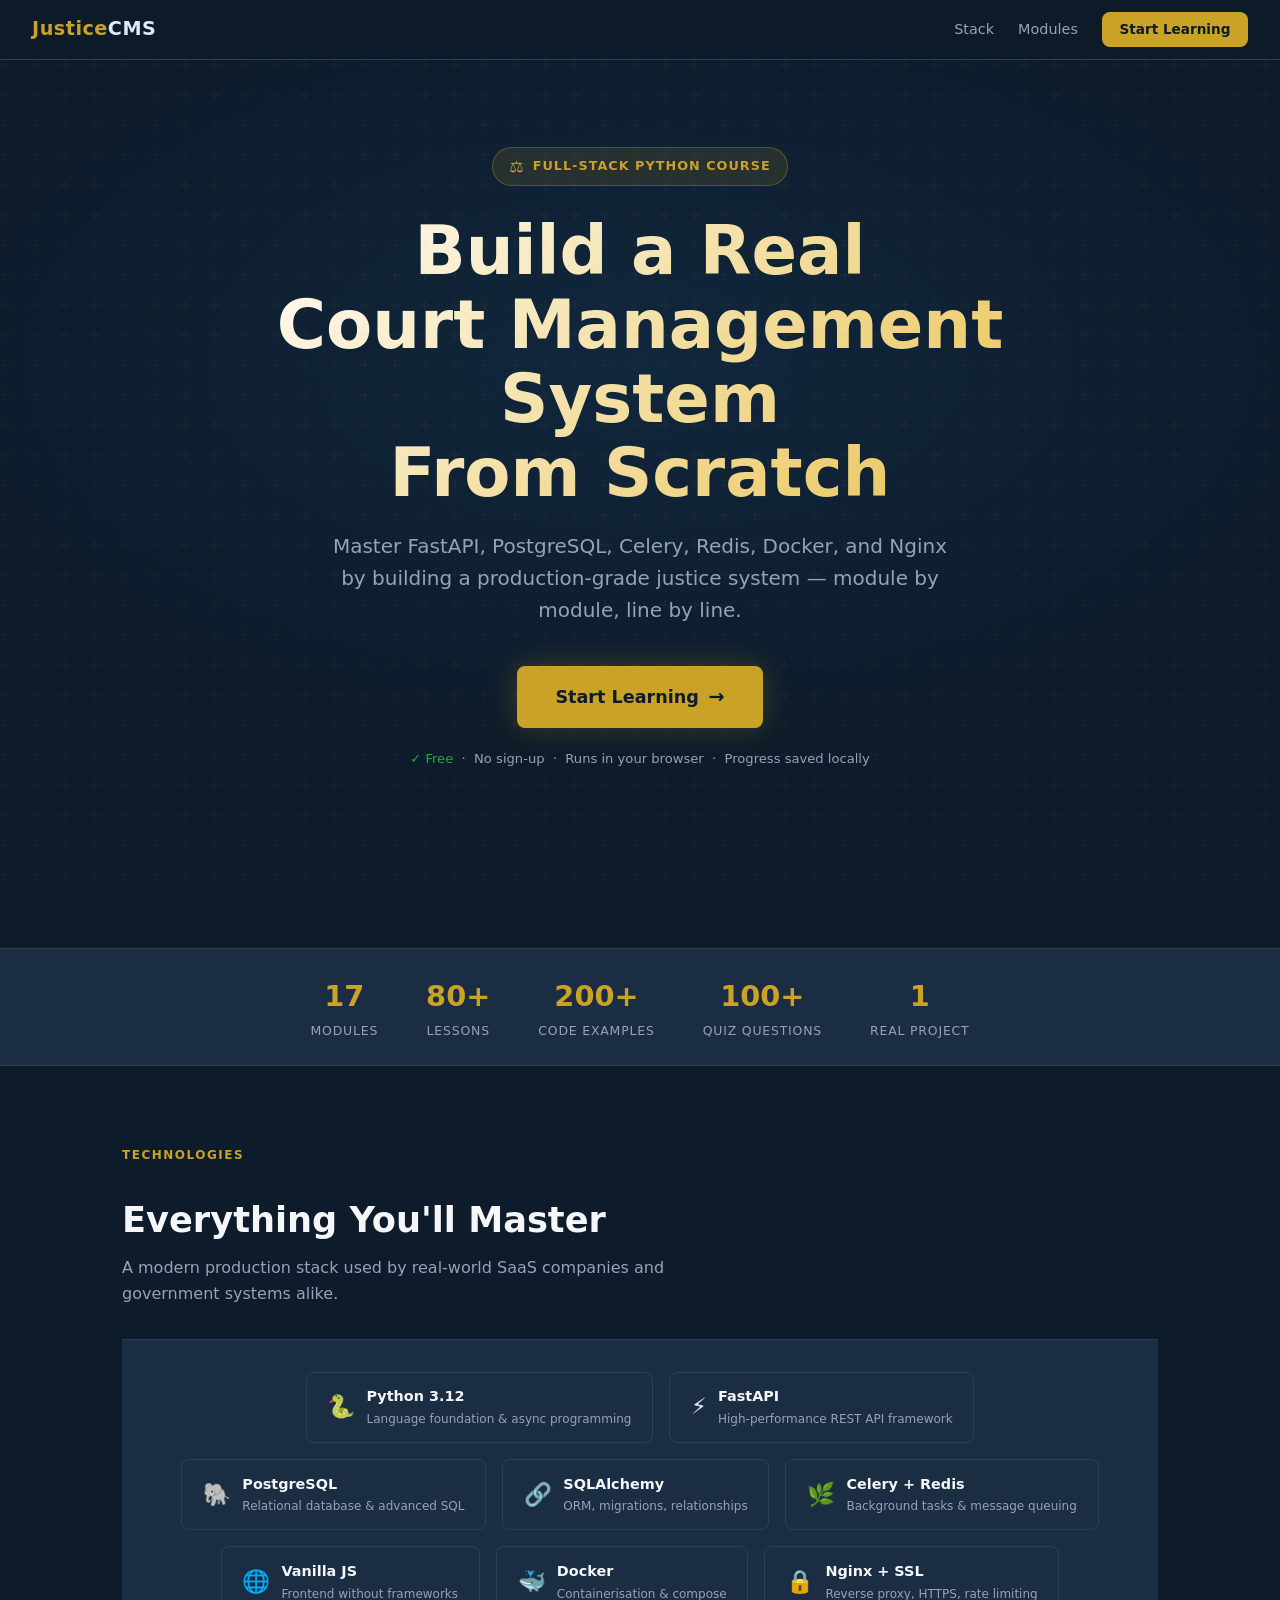
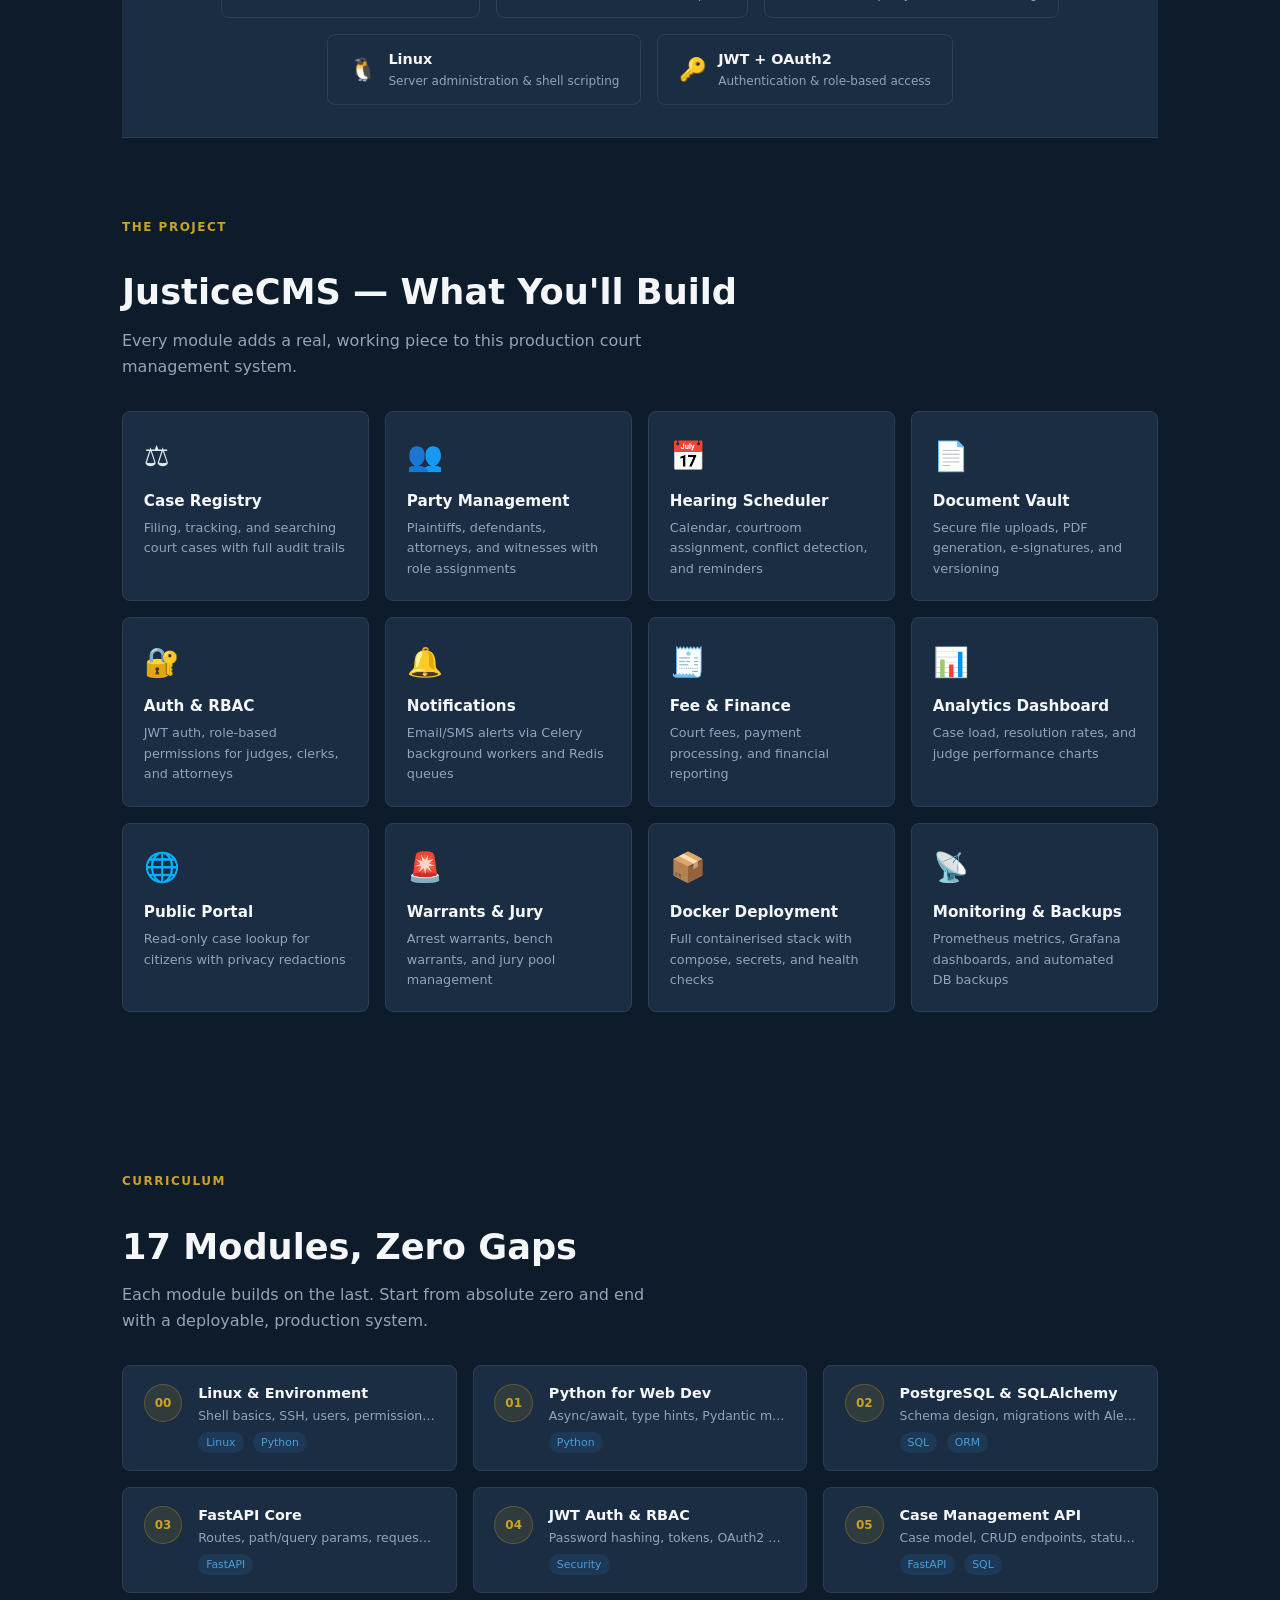
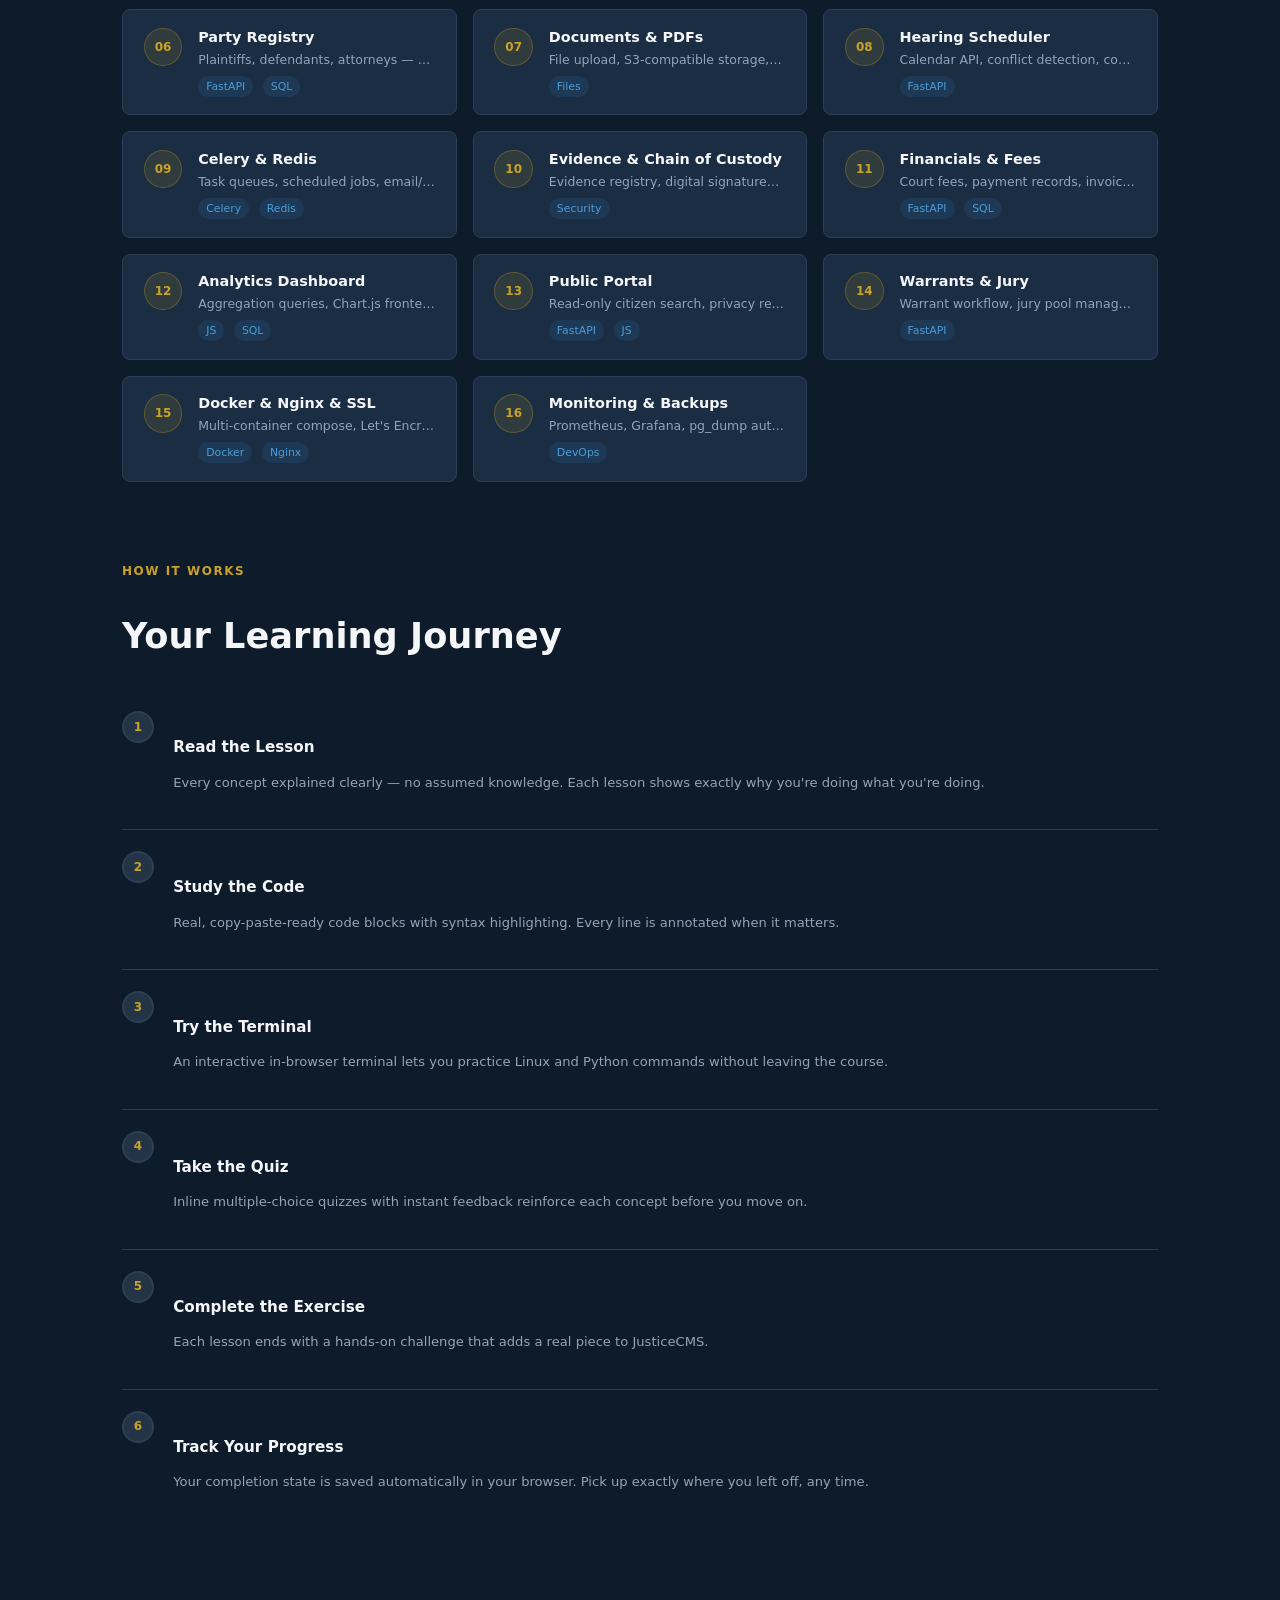
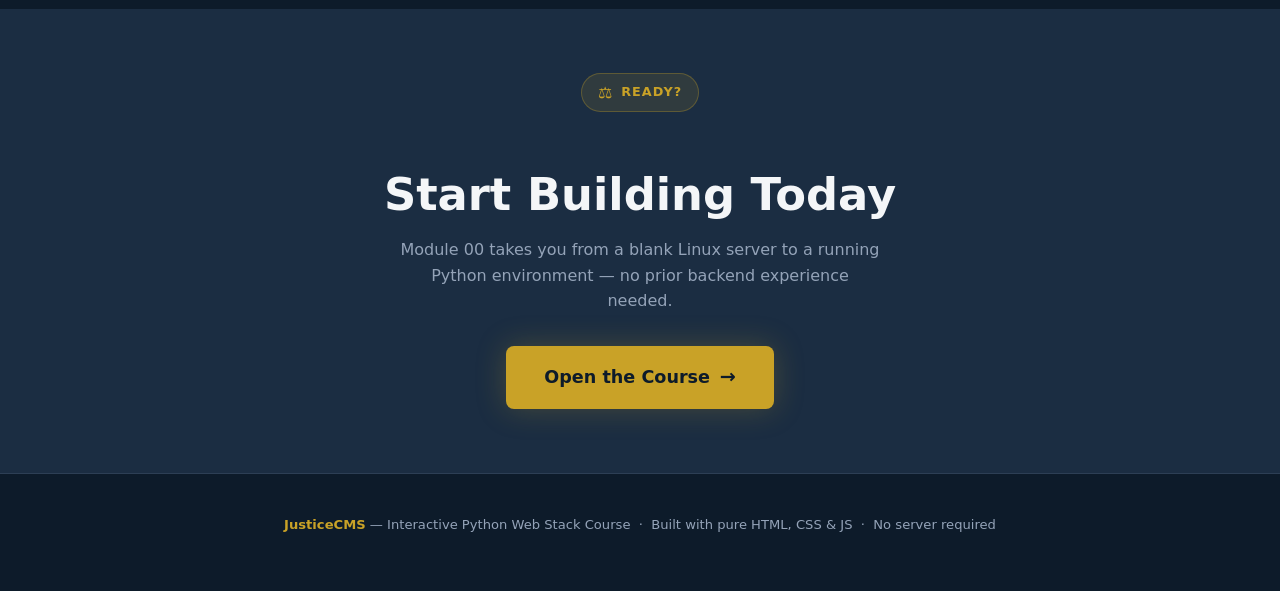
<file: index.html>
<!DOCTYPE html>
<html lang="en">
<head>
  <meta charset="UTF-8">
  <meta name="viewport" content="width=device-width, initial-scale=1.0">
  <title>JusticeCMS — Python Web Stack Course</title>
  <link rel="stylesheet" href="css/style.css">
  <style>
    /* Landing-page-only extras */
    * { box-sizing: border-box; margin: 0; padding: 0; }
    body { background: var(--navy); color: var(--text); font-family: 'Segoe UI', system-ui, sans-serif; line-height: 1.6; }
    a { color: inherit; text-decoration: none; }

    /* ── Nav ── */
    .land-nav {
      position: fixed; top: 0; left: 0; right: 0; z-index: 100;
      display: flex; align-items: center; justify-content: space-between;
      padding: 0 2rem; height: var(--header-h);
      background: rgba(13,27,42,.9); backdrop-filter: blur(10px);
      border-bottom: 1px solid var(--border);
    }
    .land-nav .logo { font-size: 1.2rem; font-weight: 700; color: var(--gold); letter-spacing: .5px; }
    .land-nav .logo span { color: var(--text); }
    .nav-links { display: flex; gap: 1.5rem; align-items: center; font-size: .9rem; color: var(--text-muted); }
    .nav-links a:hover { color: var(--text); }
    .nav-cta {
      background: var(--gold); color: var(--navy) !important;
      padding: .4rem 1.1rem; border-radius: var(--radius);
      font-weight: 700; font-size: .85rem !important;
      transition: background var(--transition);
    }
    .nav-cta:hover { background: var(--gold-light) !important; }

    /* ── Hero ── */
    .land-hero {
      min-height: 100vh; display: flex; align-items: center; justify-content: center;
      text-align: center; padding: 6rem 2rem 4rem;
      background: radial-gradient(ellipse 80% 60% at 50% 40%, rgba(46,125,196,.12) 0%, transparent 70%);
    }
    .hero-inner { max-width: 860px; }
    .land-badge {
      display: inline-flex; align-items: center; gap: .5rem;
      background: rgba(201,162,39,.12); border: 1px solid rgba(201,162,39,.3);
      color: var(--gold); font-size: .8rem; font-weight: 600; letter-spacing: 1px;
      padding: .35rem 1rem; border-radius: 2rem; margin-bottom: 1.8rem; text-transform: uppercase;
    }
    .land-badge::before { content: '⚖️'; font-size: 1rem; }
    .land-title {
      font-size: clamp(2.4rem, 6vw, 4.2rem); font-weight: 800; line-height: 1.1;
      color: var(--white); margin-bottom: 1.2rem;
    }
    .land-title .accent { color: var(--gold); }
    .land-subtitle {
      font-size: clamp(1rem, 2.5vw, 1.25rem); color: var(--text-muted);
      max-width: 620px; margin: 0 auto 2.5rem;
    }
    .land-cta {
      display: inline-flex; align-items: center; gap: .6rem;
      background: var(--gold); color: var(--navy);
      padding: 1rem 2.4rem; border-radius: var(--radius);
      font-weight: 800; font-size: 1.1rem;
      transition: transform .15s, background .15s, box-shadow .15s;
      box-shadow: 0 0 30px rgba(201,162,39,.25);
    }
    .land-cta:hover { background: var(--gold-light); transform: translateY(-2px); box-shadow: 0 0 40px rgba(201,162,39,.4); }
    .land-cta .arrow { font-size: 1.2rem; transition: transform .15s; }
    .land-cta:hover .arrow { transform: translateX(4px); }
    .hero-note { margin-top: 1.2rem; font-size: .82rem; color: var(--text-muted); }
    .hero-note span { color: var(--green); }

    /* ── Stats strip ── */
    .land-stats {
      display: flex; justify-content: center; gap: 3rem; flex-wrap: wrap;
      padding: 1.5rem 2rem; border-top: 1px solid var(--border); border-bottom: 1px solid var(--border);
      background: var(--navy-mid);
    }
    .stat { text-align: center; }
    .stat-num { font-size: 1.8rem; font-weight: 800; color: var(--gold); }
    .stat-lbl { font-size: .78rem; color: var(--text-muted); text-transform: uppercase; letter-spacing: .8px; margin-top: .1rem; }

    /* ── Stack pills ── */
    .section { max-width: 1100px; margin: 0 auto; padding: 5rem 2rem; }
    .section-label { font-size: .75rem; text-transform: uppercase; letter-spacing: 1.5px; color: var(--gold); font-weight: 700; margin-bottom: .6rem; }
    .section-title { font-size: clamp(1.6rem, 4vw, 2.2rem); font-weight: 800; color: var(--white); margin-bottom: .8rem; }
    .section-sub { color: var(--text-muted); max-width: 560px; }

    .stack-pills { display: flex; gap: 1rem; flex-wrap: wrap; margin-top: 2rem; }
    .pill {
      display: flex; align-items: center; gap: .7rem;
      padding: .8rem 1.3rem; border-radius: var(--radius);
      border: 1px solid var(--border); background: var(--navy-mid);
      font-size: .9rem; font-weight: 600; transition: border-color .2s, transform .15s;
      cursor: default;
    }
    .pill:hover { border-color: var(--gold); transform: translateY(-2px); }
    .pill .pill-icon { font-size: 1.4rem; }
    .pill .pill-name { color: var(--white); }
    .pill .pill-desc { font-size: .75rem; color: var(--text-muted); font-weight: 400; display: block; margin-top: .1rem; }

    /* ── What you'll build ── */
    .build-grid { display: grid; grid-template-columns: repeat(auto-fill, minmax(220px, 1fr)); gap: 1rem; margin-top: 2rem; }
    .build-card {
      padding: 1.3rem; border-radius: var(--radius);
      border: 1px solid var(--border); background: var(--navy-mid);
      transition: border-color .2s, transform .15s;
    }
    .build-card:hover { border-color: var(--blue); transform: translateY(-2px); }
    .build-card .bc-icon { font-size: 1.8rem; margin-bottom: .6rem; }
    .build-card .bc-title { font-weight: 700; color: var(--white); font-size: .95rem; }
    .build-card .bc-desc { font-size: .8rem; color: var(--text-muted); margin-top: .3rem; }

    /* ── Module list ── */
    .module-grid { display: grid; grid-template-columns: repeat(auto-fill, minmax(300px, 1fr)); gap: 1rem; margin-top: 2rem; }
    .mod-card {
      display: flex; gap: 1rem; padding: 1.1rem 1.3rem;
      border: 1px solid var(--border); border-radius: var(--radius);
      background: var(--navy-mid); transition: border-color .2s, transform .15s;
      cursor: pointer;
    }
    .mod-card:hover { border-color: var(--gold); transform: translateY(-2px); }
    .mod-num {
      flex-shrink: 0; width: 2.4rem; height: 2.4rem;
      border-radius: 50%; background: rgba(201,162,39,.12);
      border: 1px solid rgba(201,162,39,.3);
      display: flex; align-items: center; justify-content: center;
      font-size: .75rem; font-weight: 800; color: var(--gold);
    }
    .mod-body { min-width: 0; }
    .mod-title { font-weight: 700; color: var(--white); font-size: .9rem; }
    .mod-desc { font-size: .78rem; color: var(--text-muted); margin-top: .2rem; white-space: nowrap; overflow: hidden; text-overflow: ellipsis; }
    .mod-meta { display: flex; gap: .6rem; margin-top: .4rem; }
    .mod-tag {
      font-size: .68rem; padding: .1rem .5rem; border-radius: 2rem;
      background: rgba(46,125,196,.15); color: var(--blue-light);
    }

    /* ── Learning path ── */
    .path-list { margin-top: 2rem; display: flex; flex-direction: column; gap: 0; }
    .path-item {
      display: flex; gap: 1.2rem; align-items: flex-start;
      padding: 1.3rem 0; border-bottom: 1px solid var(--border);
    }
    .path-item:last-child { border-bottom: none; }
    .path-num {
      flex-shrink: 0; width: 2rem; height: 2rem; border-radius: 50%;
      background: var(--navy-light); border: 2px solid var(--border);
      display: flex; align-items: center; justify-content: center;
      font-size: .75rem; font-weight: 800; color: var(--gold);
    }
    .path-body h3 { font-size: .95rem; font-weight: 700; color: var(--white); }
    .path-body p { font-size: .82rem; color: var(--text-muted); margin-top: .2rem; }

    /* ── Footer ── */
    footer {
      text-align: center; padding: 2.5rem 2rem;
      border-top: 1px solid var(--border);
      color: var(--text-muted); font-size: .82rem;
    }
    footer strong { color: var(--gold); }

    /* ── Progress bar hint ── */
    .progress-hint {
      display: none; text-align: center;
      padding: .8rem; background: rgba(40,167,69,.12);
      border: 1px solid rgba(40,167,69,.3); border-radius: var(--radius);
      margin: 1.5rem auto 0; max-width: 420px; font-size: .85rem; color: var(--green);
    }
    .progress-hint.visible { display: block; }

    @media (max-width: 600px) {
      .land-stats { gap: 1.5rem; }
      .module-grid { grid-template-columns: 1fr; }
      .nav-links .hide-sm { display: none; }
    }
  </style>
</head>
<body>

<!-- ═══════════ NAV ═══════════ -->
<nav class="land-nav">
  <div class="logo">Justice<span>CMS</span></div>
  <div class="nav-links">
    <a href="#stack" class="hide-sm">Stack</a>
    <a href="#modules" class="hide-sm">Modules</a>
    <a href="course.html" class="nav-cta">Start Learning</a>
  </div>
</nav>

<!-- ═══════════ HERO ═══════════ -->
<section class="land-hero">
  <div class="hero-inner">
    <div class="land-badge">Full-Stack Python Course</div>
    <h1 class="land-title">
      Build a Real<br><span class="accent">Court Management System</span><br>From Scratch
    </h1>
    <p class="land-subtitle">
      Master FastAPI, PostgreSQL, Celery, Redis, Docker, and Nginx by building
      a production-grade justice system — module by module, line by line.
    </p>
    <a href="course.html" class="land-cta">
      Start Learning <span class="arrow">→</span>
    </a>
    <div class="progress-hint" id="progressHint">
      ✓ Progress detected — <strong id="progressText"></strong>
    </div>
    <p class="hero-note"><span>✓ Free</span> &nbsp;·&nbsp; No sign-up &nbsp;·&nbsp; Runs in your browser &nbsp;·&nbsp; Progress saved locally</p>
  </div>
</section>

<!-- ═══════════ STATS ═══════════ -->
<div class="land-stats">
  <div class="stat"><div class="stat-num">17</div><div class="stat-lbl">Modules</div></div>
  <div class="stat"><div class="stat-num">80+</div><div class="stat-lbl">Lessons</div></div>
  <div class="stat"><div class="stat-num">200+</div><div class="stat-lbl">Code Examples</div></div>
  <div class="stat"><div class="stat-num">100+</div><div class="stat-lbl">Quiz Questions</div></div>
  <div class="stat"><div class="stat-num">1</div><div class="stat-lbl">Real Project</div></div>
</div>

<!-- ═══════════ STACK ═══════════ -->
<section class="section" id="stack">
  <div class="section-label">Technologies</div>
  <h2 class="section-title">Everything You'll Master</h2>
  <p class="section-sub">A modern production stack used by real-world SaaS companies and government systems alike.</p>
  <div class="stack-pills">
    <div class="pill">
      <span class="pill-icon">🐍</span>
      <div>
        <span class="pill-name">Python 3.12</span>
        <span class="pill-desc">Language foundation & async programming</span>
      </div>
    </div>
    <div class="pill">
      <span class="pill-icon">⚡</span>
      <div>
        <span class="pill-name">FastAPI</span>
        <span class="pill-desc">High-performance REST API framework</span>
      </div>
    </div>
    <div class="pill">
      <span class="pill-icon">🐘</span>
      <div>
        <span class="pill-name">PostgreSQL</span>
        <span class="pill-desc">Relational database & advanced SQL</span>
      </div>
    </div>
    <div class="pill">
      <span class="pill-icon">🔗</span>
      <div>
        <span class="pill-name">SQLAlchemy</span>
        <span class="pill-desc">ORM, migrations, relationships</span>
      </div>
    </div>
    <div class="pill">
      <span class="pill-icon">🌿</span>
      <div>
        <span class="pill-name">Celery + Redis</span>
        <span class="pill-desc">Background tasks & message queuing</span>
      </div>
    </div>
    <div class="pill">
      <span class="pill-icon">🌐</span>
      <div>
        <span class="pill-name">Vanilla JS</span>
        <span class="pill-desc">Frontend without frameworks</span>
      </div>
    </div>
    <div class="pill">
      <span class="pill-icon">🐳</span>
      <div>
        <span class="pill-name">Docker</span>
        <span class="pill-desc">Containerisation & compose</span>
      </div>
    </div>
    <div class="pill">
      <span class="pill-icon">🔒</span>
      <div>
        <span class="pill-name">Nginx + SSL</span>
        <span class="pill-desc">Reverse proxy, HTTPS, rate limiting</span>
      </div>
    </div>
    <div class="pill">
      <span class="pill-icon">🐧</span>
      <div>
        <span class="pill-name">Linux</span>
        <span class="pill-desc">Server administration & shell scripting</span>
      </div>
    </div>
    <div class="pill">
      <span class="pill-icon">🔑</span>
      <div>
        <span class="pill-name">JWT + OAuth2</span>
        <span class="pill-desc">Authentication & role-based access</span>
      </div>
    </div>
  </div>
</section>

<!-- ═══════════ WHAT YOU'LL BUILD ═══════════ -->
<section class="section" style="padding-top:0" id="build">
  <div class="section-label">The Project</div>
  <h2 class="section-title">JusticeCMS — What You'll Build</h2>
  <p class="section-sub">Every module adds a real, working piece to this production court management system.</p>
  <div class="build-grid">
    <div class="build-card"><div class="bc-icon">⚖️</div><div class="bc-title">Case Registry</div><div class="bc-desc">Filing, tracking, and searching court cases with full audit trails</div></div>
    <div class="build-card"><div class="bc-icon">👥</div><div class="bc-title">Party Management</div><div class="bc-desc">Plaintiffs, defendants, attorneys, and witnesses with role assignments</div></div>
    <div class="build-card"><div class="bc-icon">📅</div><div class="bc-title">Hearing Scheduler</div><div class="bc-desc">Calendar, courtroom assignment, conflict detection, and reminders</div></div>
    <div class="build-card"><div class="bc-icon">📄</div><div class="bc-title">Document Vault</div><div class="bc-desc">Secure file uploads, PDF generation, e-signatures, and versioning</div></div>
    <div class="build-card"><div class="bc-icon">🔐</div><div class="bc-title">Auth & RBAC</div><div class="bc-desc">JWT auth, role-based permissions for judges, clerks, and attorneys</div></div>
    <div class="build-card"><div class="bc-icon">🔔</div><div class="bc-title">Notifications</div><div class="bc-desc">Email/SMS alerts via Celery background workers and Redis queues</div></div>
    <div class="build-card"><div class="bc-icon">🧾</div><div class="bc-title">Fee & Finance</div><div class="bc-desc">Court fees, payment processing, and financial reporting</div></div>
    <div class="build-card"><div class="bc-icon">📊</div><div class="bc-title">Analytics Dashboard</div><div class="bc-desc">Case load, resolution rates, and judge performance charts</div></div>
    <div class="build-card"><div class="bc-icon">🌐</div><div class="bc-title">Public Portal</div><div class="bc-desc">Read-only case lookup for citizens with privacy redactions</div></div>
    <div class="build-card"><div class="bc-icon">🚨</div><div class="bc-title">Warrants & Jury</div><div class="bc-desc">Arrest warrants, bench warrants, and jury pool management</div></div>
    <div class="build-card"><div class="bc-icon">📦</div><div class="bc-title">Docker Deployment</div><div class="bc-desc">Full containerised stack with compose, secrets, and health checks</div></div>
    <div class="build-card"><div class="bc-icon">📡</div><div class="bc-title">Monitoring & Backups</div><div class="bc-desc">Prometheus metrics, Grafana dashboards, and automated DB backups</div></div>
  </div>
</section>

<!-- ═══════════ MODULES ═══════════ -->
<section class="section" id="modules">
  <div class="section-label">Curriculum</div>
  <h2 class="section-title">17 Modules, Zero Gaps</h2>
  <p class="section-sub">Each module builds on the last. Start from absolute zero and end with a deployable, production system.</p>
  <div class="module-grid" id="moduleGrid"></div>
</section>

<!-- ═══════════ LEARNING PATH ═══════════ -->
<section class="section" style="padding-top:0">
  <div class="section-label">How It Works</div>
  <h2 class="section-title">Your Learning Journey</h2>
  <div class="path-list">
    <div class="path-item">
      <div class="path-num">1</div>
      <div class="path-body">
        <h3>Read the Lesson</h3>
        <p>Every concept explained clearly — no assumed knowledge. Each lesson shows exactly why you're doing what you're doing.</p>
      </div>
    </div>
    <div class="path-item">
      <div class="path-num">2</div>
      <div class="path-body">
        <h3>Study the Code</h3>
        <p>Real, copy-paste-ready code blocks with syntax highlighting. Every line is annotated when it matters.</p>
      </div>
    </div>
    <div class="path-item">
      <div class="path-num">3</div>
      <div class="path-body">
        <h3>Try the Terminal</h3>
        <p>An interactive in-browser terminal lets you practice Linux and Python commands without leaving the course.</p>
      </div>
    </div>
    <div class="path-item">
      <div class="path-num">4</div>
      <div class="path-body">
        <h3>Take the Quiz</h3>
        <p>Inline multiple-choice quizzes with instant feedback reinforce each concept before you move on.</p>
      </div>
    </div>
    <div class="path-item">
      <div class="path-num">5</div>
      <div class="path-body">
        <h3>Complete the Exercise</h3>
        <p>Each lesson ends with a hands-on challenge that adds a real piece to JusticeCMS.</p>
      </div>
    </div>
    <div class="path-item">
      <div class="path-num">6</div>
      <div class="path-body">
        <h3>Track Your Progress</h3>
        <p>Your completion state is saved automatically in your browser. Pick up exactly where you left off, any time.</p>
      </div>
    </div>
  </div>
</section>

<!-- ═══════════ FOOTER CTA ═══════════ -->
<section style="text-align:center; padding: 4rem 2rem; background: var(--navy-mid);">
  <div class="land-badge" style="margin-bottom:1.4rem;">Ready?</div>
  <h2 style="font-size: clamp(1.8rem,5vw,2.8rem); font-weight:800; color:var(--white); margin-bottom:.8rem;">Start Building Today</h2>
  <p style="color:var(--text-muted); margin-bottom:2rem; max-width:480px; margin-left:auto; margin-right:auto;">
    Module 00 takes you from a blank Linux server to a running Python environment — no prior backend experience needed.
  </p>
  <a href="course.html" class="land-cta">
    Open the Course <span class="arrow">→</span>
  </a>
</section>

<!-- ═══════════ FOOTER ═══════════ -->
<footer>
  <p><strong>JusticeCMS</strong> — Interactive Python Web Stack Course &nbsp;·&nbsp; Built with pure HTML, CSS &amp; JS &nbsp;·&nbsp; No server required</p>
</footer>

<script>
  // ── Module data for the grid ──
  const MODULES = [
    { num:'00', title:'Linux & Environment', desc:'Shell basics, SSH, users, permissions, Python install, virtualenv, pip', tags:['Linux','Python'] },
    { num:'01', title:'Python for Web Dev', desc:'Async/await, type hints, Pydantic models, data structures, OOP refresher', tags:['Python'] },
    { num:'02', title:'PostgreSQL & SQLAlchemy', desc:'Schema design, migrations with Alembic, relationships, queries', tags:['SQL','ORM'] },
    { num:'03', title:'FastAPI Core', desc:'Routes, path/query params, request bodies, dependency injection, OpenAPI', tags:['FastAPI'] },
    { num:'04', title:'JWT Auth & RBAC', desc:'Password hashing, tokens, OAuth2 flow, role-based access control', tags:['Security'] },
    { num:'05', title:'Case Management API', desc:'Case model, CRUD endpoints, status machine, audit log', tags:['FastAPI','SQL'] },
    { num:'06', title:'Party Registry', desc:'Plaintiffs, defendants, attorneys — many-to-many, search, merge', tags:['FastAPI','SQL'] },
    { num:'07', title:'Documents & PDFs', desc:'File upload, S3-compatible storage, PDF generation with WeasyPrint', tags:['Files'] },
    { num:'08', title:'Hearing Scheduler', desc:'Calendar API, conflict detection, courtroom assignment, iCal export', tags:['FastAPI'] },
    { num:'09', title:'Celery & Redis', desc:'Task queues, scheduled jobs, email/SMS notifications, retries', tags:['Celery','Redis'] },
    { num:'10', title:'Evidence & Chain of Custody', desc:'Evidence registry, digital signatures, tamper-proof audit chain', tags:['Security'] },
    { num:'11', title:'Financials & Fees', desc:'Court fees, payment records, invoices, financial reports', tags:['FastAPI','SQL'] },
    { num:'12', title:'Analytics Dashboard', desc:'Aggregation queries, Chart.js frontend, real-time stats endpoint', tags:['JS','SQL'] },
    { num:'13', title:'Public Portal', desc:'Read-only citizen search, privacy redactions, rate limiting', tags:['FastAPI','JS'] },
    { num:'14', title:'Warrants & Jury', desc:'Warrant workflow, jury pool management, summons generation', tags:['FastAPI'] },
    { num:'15', title:'Docker & Nginx & SSL', desc:'Multi-container compose, Let\'s Encrypt, reverse proxy config', tags:['Docker','Nginx'] },
    { num:'16', title:'Monitoring & Backups', desc:'Prometheus, Grafana, pg_dump automation, alerting rules', tags:['DevOps'] },
  ];

  const grid = document.getElementById('moduleGrid');
  MODULES.forEach(m => {
    const el = document.createElement('a');
    el.href = `course.html#m${m.num}`;
    el.className = 'mod-card';
    el.innerHTML = `
      <div class="mod-num">${m.num}</div>
      <div class="mod-body">
        <div class="mod-title">${m.title}</div>
        <div class="mod-desc">${m.desc}</div>
        <div class="mod-meta">${m.tags.map(t=>`<span class="mod-tag">${t}</span>`).join('')}</div>
      </div>`;
    grid.appendChild(el);
  });

  // ── Progress hint ──
  try {
    const prog = JSON.parse(localStorage.getItem('justicecms_progress') || '{}');
    const done = Object.values(prog).filter(Boolean).length;
    if (done > 0) {
      document.getElementById('progressText').textContent = `${done} lesson${done>1?'s':''} completed`;
      document.getElementById('progressHint').classList.add('visible');
    }
  } catch(e) {}
</script>
</body>
</html>
</file>
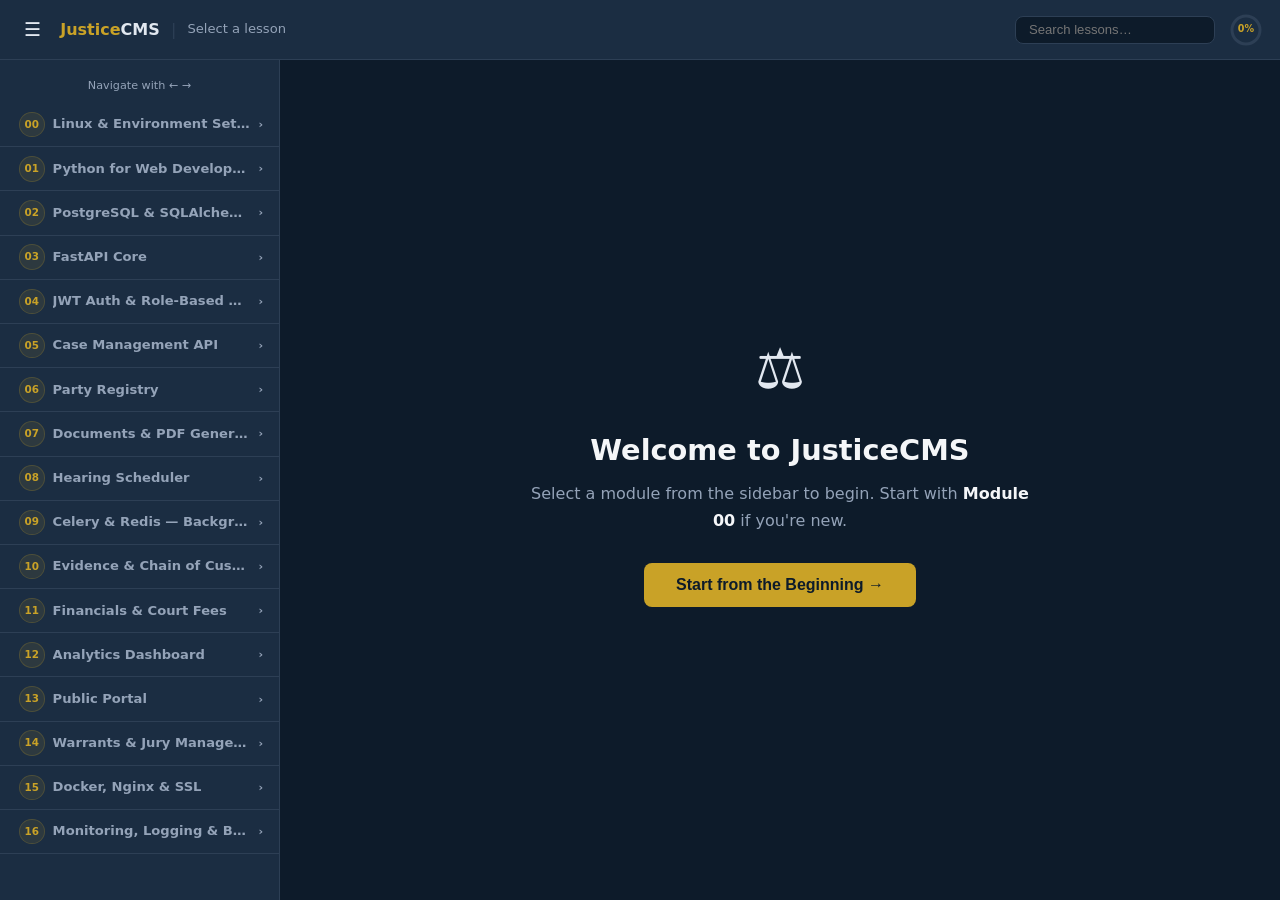
<file: course.html>
<!DOCTYPE html>
<html lang="en">
<head>
  <meta charset="UTF-8">
  <meta name="viewport" content="width=device-width, initial-scale=1.0">
  <title>JusticeCMS — Course</title>
  <link rel="stylesheet" href="css/style.css">
</head>
<body>

<!-- ══════════════════════════════════
     COURSE APP SHELL
══════════════════════════════════ -->
<div class="course-app" id="app">

  <!-- ── Header ── -->
  <header class="course-header">
    <div class="header-left">
      <button class="sidebar-toggle" id="sidebarToggle" aria-label="Toggle sidebar">☰</button>
      <a href="index.html" class="course-logo">Justice<span>CMS</span></a>
      <span class="header-sep">|</span>
      <span class="header-crumb" id="headerCrumb">Select a lesson</span>
    </div>
    <div class="header-right">
      <div class="search-wrap">
        <input type="search" id="searchInput" class="search-input" placeholder="Search lessons…" autocomplete="off">
        <div class="search-results" id="searchResults"></div>
      </div>
      <div class="progress-ring-wrap" title="Overall progress">
        <svg class="progress-ring" width="36" height="36" viewBox="0 0 36 36">
          <circle class="ring-bg" cx="18" cy="18" r="14" fill="none" stroke-width="3"/>
          <circle class="ring-fill" id="ringFill" cx="18" cy="18" r="14" fill="none" stroke-width="3"
            stroke-dasharray="87.96" stroke-dashoffset="87.96" transform="rotate(-90 18 18)"/>
        </svg>
        <span class="ring-pct" id="ringPct">0%</span>
      </div>
    </div>
  </header>

  <!-- ── Sidebar ── -->
  <aside class="course-sidebar" id="sidebar">
    <div class="sidebar-inner">
      <div class="sidebar-search-hint">Navigate with ← →</div>
      <nav id="sidebarNav"></nav>
    </div>
  </aside>

  <!-- ── Overlay (mobile) ── -->
  <div class="sidebar-overlay" id="sidebarOverlay"></div>

  <!-- ── Main content ── -->
  <main class="course-main" id="courseMain">
    <div id="lessonArea">
      <!-- Populated by JS -->
      <div class="welcome-screen" id="welcomeScreen">
        <div class="welcome-inner">
          <div class="welcome-icon">⚖️</div>
          <h1>Welcome to JusticeCMS</h1>
          <p>Select a module from the sidebar to begin. Start with <strong>Module 00</strong> if you're new.</p>
          <button class="btn-primary" onclick="app.goToFirst()">Start from the Beginning →</button>
          <div class="welcome-stats" id="welcomeStats"></div>
        </div>
      </div>
      <div class="lesson-wrapper" id="lessonWrapper" style="display:none"></div>
    </div>
  </main>

</div><!-- /course-app -->

<!-- ══════════════════════════════════
     INLINE STYLES (course-specific)
══════════════════════════════════ -->
<style>
* { box-sizing: border-box; margin: 0; padding: 0; }
body { background: var(--navy); color: var(--text); font-family: 'Segoe UI', system-ui, sans-serif; overflow-x: hidden; }

/* ── Layout shell ── */
.course-app { display: flex; flex-direction: column; height: 100vh; }
.course-header {
  position: fixed; top: 0; left: 0; right: 0; z-index: 200;
  height: var(--header-h); display: flex; align-items: center;
  justify-content: space-between; padding: 0 1rem;
  background: var(--navy-mid); border-bottom: 1px solid var(--border);
}
.header-left { display: flex; align-items: center; gap: .7rem; min-width: 0; }
.header-right { display: flex; align-items: center; gap: .8rem; flex-shrink: 0; }
.sidebar-toggle {
  background: none; border: none; color: var(--text); font-size: 1.2rem;
  cursor: pointer; padding: .3rem .5rem; border-radius: 4px;
  transition: background var(--transition);
}
.sidebar-toggle:hover { background: var(--navy-light); }
.course-logo { font-size: 1rem; font-weight: 800; color: var(--gold); white-space: nowrap; text-decoration: none; }
.course-logo span { color: var(--text); }
.header-sep { color: var(--border); }
.header-crumb { font-size: .82rem; color: var(--text-muted); white-space: nowrap; overflow: hidden; text-overflow: ellipsis; max-width: 280px; }

/* ── Search ── */
.search-wrap { position: relative; }
.search-input {
  background: var(--navy); border: 1px solid var(--border);
  color: var(--text); padding: .35rem .8rem; border-radius: var(--radius);
  font-size: .82rem; width: 200px; outline: none;
  transition: border-color var(--transition), width .2s;
}
.search-input:focus { border-color: var(--gold); width: 260px; }
.search-results {
  position: absolute; top: calc(100% + 6px); right: 0;
  width: 320px; background: var(--navy-mid); border: 1px solid var(--border);
  border-radius: var(--radius); box-shadow: var(--shadow);
  max-height: 320px; overflow-y: auto; display: none; z-index: 300;
}
.search-results.open { display: block; }
.search-result-item {
  padding: .65rem 1rem; cursor: pointer; border-bottom: 1px solid var(--border);
  font-size: .82rem; transition: background var(--transition);
}
.search-result-item:last-child { border-bottom: none; }
.search-result-item:hover, .search-result-item.active { background: var(--navy-light); }
.search-result-item strong { color: var(--gold); display: block; font-size: .78rem; }

/* ── Progress ring ── */
.progress-ring-wrap { position: relative; display: flex; align-items: center; justify-content: center; }
.ring-bg { stroke: var(--border); }
.ring-fill { stroke: var(--gold); transition: stroke-dashoffset .4s; }
.ring-pct { position: absolute; font-size: .6rem; font-weight: 700; color: var(--gold); }

/* ── Sidebar ── */
.course-sidebar {
  position: fixed; top: var(--header-h); left: 0; bottom: 0;
  width: var(--sidebar-w); z-index: 150;
  background: var(--navy-mid); border-right: 1px solid var(--border);
  overflow-y: auto; transition: transform var(--transition);
}
.sidebar-inner { padding: .5rem 0 2rem; }
.sidebar-search-hint { font-size: .7rem; color: var(--text-muted); padding: .5rem 1rem; text-align: center; }
.sidebar-overlay {
  display: none; position: fixed; inset: 0; z-index: 140;
  background: rgba(0,0,0,.6);
}

/* Sidebar nav tree */
.sidebar-module { }
.sidebar-module-header {
  display: flex; align-items: center; gap: .5rem;
  padding: .55rem 1rem; cursor: pointer;
  font-size: .82rem; font-weight: 700; color: var(--text-muted);
  user-select: none; transition: color var(--transition), background var(--transition);
  border-left: 3px solid transparent;
}
.sidebar-module-header:hover { color: var(--text); background: var(--navy-light); }
.sidebar-module-header.active { color: var(--gold); border-left-color: var(--gold); }
.sidebar-module-header .mod-badge {
  flex-shrink: 0; width: 1.6rem; height: 1.6rem; border-radius: 50%;
  background: rgba(201,162,39,.1); border: 1px solid rgba(201,162,39,.2);
  display: flex; align-items: center; justify-content: center;
  font-size: .65rem; color: var(--gold);
}
.sidebar-module-header .mod-label { flex: 1; white-space: nowrap; overflow: hidden; text-overflow: ellipsis; }
.sidebar-module-header .chevron { font-size: .7rem; transition: transform .2s; margin-left: auto; }
.sidebar-module-header.open .chevron { transform: rotate(90deg); }
.sidebar-module-header .mod-check { font-size: .7rem; color: var(--green); }

.sidebar-lessons { display: none; }
.sidebar-lessons.open { display: block; }
.sidebar-lesson {
  display: flex; align-items: center; gap: .5rem;
  padding: .42rem .8rem .42rem 2.8rem;
  font-size: .8rem; color: var(--text-muted); cursor: pointer;
  transition: color var(--transition), background var(--transition);
  border-left: 3px solid transparent;
  text-decoration: none;
}
.sidebar-lesson:hover { color: var(--text); background: var(--navy-light); }
.sidebar-lesson.active { color: var(--blue-light); border-left-color: var(--blue); background: rgba(46,125,196,.08); }
.sidebar-lesson.done { color: var(--green); }
.sidebar-lesson.done::before { content: '✓'; font-size: .7rem; color: var(--green); flex-shrink: 0; }
.sidebar-lesson:not(.done)::before { content: '○'; font-size: .6rem; flex-shrink: 0; }

/* ── Main content ── */
.course-main {
  margin-left: var(--sidebar-w);
  margin-top: var(--header-h);
  min-height: calc(100vh - var(--header-h));
  padding: 0;
}

/* ── Welcome screen ── */
.welcome-screen {
  display: flex; align-items: center; justify-content: center;
  min-height: calc(100vh - var(--header-h)); padding: 2rem;
}
.welcome-inner { text-align: center; max-width: 500px; }
.welcome-icon { font-size: 3.5rem; margin-bottom: 1rem; }
.welcome-inner h1 { font-size: 1.8rem; font-weight: 800; color: var(--white); margin-bottom: .8rem; }
.welcome-inner p { color: var(--text-muted); margin-bottom: 1.8rem; }
.btn-primary {
  background: var(--gold); color: var(--navy); border: none;
  padding: .8rem 2rem; border-radius: var(--radius);
  font-weight: 700; font-size: 1rem; cursor: pointer;
  transition: background var(--transition);
}
.btn-primary:hover { background: var(--gold-light); }
.welcome-stats { margin-top: 2rem; font-size: .82rem; color: var(--text-muted); }
.welcome-stats strong { color: var(--gold); }

/* ── Lesson wrapper ── */
.lesson-wrapper { padding: 2.5rem 3rem; max-width: 860px; }

/* ── Lesson header ── */
.lesson-header { margin-bottom: 2rem; }
.lesson-meta { display: flex; align-items: center; gap: .7rem; margin-bottom: .6rem; flex-wrap: wrap; }
.lesson-tag {
  font-size: .72rem; font-weight: 700; text-transform: uppercase; letter-spacing: .8px;
  padding: .2rem .6rem; border-radius: 2rem;
  background: rgba(201,162,39,.12); color: var(--gold); border: 1px solid rgba(201,162,39,.25);
}
.lesson-num { font-size: .72rem; color: var(--text-muted); }
.lesson-time { font-size: .72rem; color: var(--text-muted); }
.lesson-time::before { content: '⏱ '; }
.lesson-title { font-size: clamp(1.5rem, 4vw, 2rem); font-weight: 800; color: var(--white); line-height: 1.2; }
.lesson-intro { font-size: 1rem; color: var(--text-muted); margin-top: .6rem; max-width: 640px; line-height: 1.7; }

/* ── Build tracker ── */
.build-tracker {
  display: flex; align-items: center; gap: .8rem;
  padding: .8rem 1.2rem; margin-bottom: 2rem;
  background: rgba(40,167,69,.08); border: 1px solid rgba(40,167,69,.25);
  border-radius: var(--radius); font-size: .85rem;
}
.build-tracker .bt-icon { font-size: 1.2rem; }
.build-tracker .bt-label { color: var(--text-muted); font-size: .75rem; display: block; }
.build-tracker .bt-value { color: var(--green); font-weight: 700; }

/* ── Lesson body prose ── */
.lesson-body { line-height: 1.8; font-size: .95rem; color: var(--text); }
.lesson-body h2 { font-size: 1.3rem; font-weight: 800; color: var(--white); margin: 2rem 0 .7rem; padding-bottom: .4rem; border-bottom: 1px solid var(--border); }
.lesson-body h3 { font-size: 1.05rem; font-weight: 700; color: var(--white); margin: 1.5rem 0 .5rem; }
.lesson-body p { margin-bottom: 1rem; }
.lesson-body ul, .lesson-body ol { margin: .5rem 0 1rem 1.5rem; }
.lesson-body li { margin-bottom: .35rem; }
.lesson-body strong { color: var(--white); }
.lesson-body code {
  background: var(--code-bg); color: var(--gold-light);
  padding: .1rem .4rem; border-radius: 4px; font-size: .85em;
  font-family: 'Cascadia Code', 'Fira Code', 'Consolas', monospace;
}
.lesson-body a { color: var(--blue-light); text-decoration: underline; }
.lesson-body hr { border: none; border-top: 1px solid var(--border); margin: 2rem 0; }

/* ── Callouts ── */
.callout {
  display: flex; gap: .9rem; padding: 1rem 1.2rem;
  border-radius: var(--radius); margin: 1.2rem 0;
  border-left: 4px solid; font-size: .9rem;
}
.callout .callout-icon { font-size: 1.2rem; flex-shrink: 0; margin-top: .05rem; }
.callout .callout-body { flex: 1; }
.callout .callout-body strong { display: block; font-size: .8rem; text-transform: uppercase; letter-spacing: .6px; margin-bottom: .3rem; }
.callout.info  { background: rgba(46,125,196,.1);  border-color: var(--blue);   color: #b3d4f0; }
.callout.info  .callout-body strong { color: var(--blue-light); }
.callout.warn  { background: rgba(232,131,58,.1);  border-color: var(--orange); color: #f0cdb3; }
.callout.warn  .callout-body strong { color: var(--orange); }
.callout.tip   { background: rgba(40,167,69,.1);   border-color: var(--green);  color: #b3f0c2; }
.callout.tip   .callout-body strong { color: var(--green); }
.callout.key   { background: rgba(201,162,39,.1);  border-color: var(--gold);   color: #f0dcb3; }
.callout.key   .callout-body strong { color: var(--gold); }

/* ── Code blocks ── */
.code-block { margin: 1.5rem 0; border-radius: var(--radius); overflow: hidden; border: 1px solid var(--border); }
.code-header {
  display: flex; justify-content: space-between; align-items: center;
  padding: .5rem 1rem; background: #0a1520;
  border-bottom: 1px solid var(--border); font-size: .78rem;
}
.code-lang { color: var(--gold); font-weight: 700; text-transform: uppercase; letter-spacing: .6px; }
.code-file { color: var(--text-muted); font-size: .72rem; }
.btn-copy {
  background: none; border: 1px solid var(--border); color: var(--text-muted);
  padding: .2rem .6rem; border-radius: 4px; font-size: .72rem; cursor: pointer;
  transition: border-color var(--transition), color var(--transition);
}
.btn-copy:hover { border-color: var(--gold); color: var(--gold); }
.btn-copy.copied { border-color: var(--green); color: var(--green); }
.code-block pre {
  background: var(--code-bg); padding: 1.2rem; overflow-x: auto;
  font-family: 'Cascadia Code', 'Fira Code', 'Consolas', monospace;
  font-size: .83rem; line-height: 1.7; color: var(--text); margin: 0;
}
.code-block pre .kw  { color: #c084fc; }
.code-block pre .fn  { color: #60a5fa; }
.code-block pre .st  { color: #86efac; }
.code-block pre .cm  { color: #64748b; font-style: italic; }
.code-block pre .num { color: #fb923c; }
.code-block pre .dec { color: #f472b6; }

/* ── Quiz ── */
.quiz-block {
  background: var(--navy-mid); border: 1px solid var(--border);
  border-radius: var(--radius); padding: 1.5rem; margin: 2rem 0;
}
.quiz-label { font-size: .72rem; font-weight: 700; text-transform: uppercase; letter-spacing: .8px; color: var(--gold); margin-bottom: .8rem; }
.quiz-question { font-size: .95rem; font-weight: 700; color: var(--white); margin-bottom: 1rem; line-height: 1.5; }
.quiz-options { display: flex; flex-direction: column; gap: .5rem; }
.quiz-option {
  display: flex; align-items: flex-start; gap: .7rem;
  padding: .75rem 1rem; border-radius: var(--radius);
  border: 1px solid var(--border); cursor: pointer; font-size: .88rem;
  transition: border-color .15s, background .15s; background: var(--navy);
}
.quiz-option:hover:not(.locked) { border-color: var(--blue); }
.quiz-option.correct { border-color: var(--green); background: rgba(40,167,69,.1); color: var(--text); }
.quiz-option.wrong   { border-color: var(--red);   background: rgba(220,53,69,.1); color: var(--text); }
.quiz-option .opt-letter {
  flex-shrink: 0; width: 1.5rem; height: 1.5rem; border-radius: 50%;
  background: var(--navy-light); border: 1px solid var(--border);
  display: flex; align-items: center; justify-content: center;
  font-size: .7rem; font-weight: 800; color: var(--text-muted);
}
.quiz-option.correct .opt-letter { background: var(--green); color: var(--navy); border-color: var(--green); }
.quiz-option.wrong   .opt-letter { background: var(--red);   color: var(--white); border-color: var(--red); }
.quiz-explanation {
  margin-top: 1rem; padding: .8rem 1rem;
  background: rgba(46,125,196,.08); border-left: 3px solid var(--blue);
  border-radius: 0 var(--radius) var(--radius) 0;
  font-size: .85rem; color: var(--text-muted); display: none;
}
.quiz-explanation.visible { display: block; }
.quiz-score { font-size: .8rem; color: var(--text-muted); margin-top: .8rem; text-align: right; }

/* ── Exercise ── */
.exercise {
  border: 1px solid rgba(201,162,39,.3); border-radius: var(--radius);
  padding: 1.5rem; margin: 2rem 0;
  background: rgba(201,162,39,.05);
}
.exercise-badge {
  display: inline-flex; align-items: center; gap: .4rem;
  background: var(--gold); color: var(--navy);
  padding: .25rem .8rem; border-radius: 2rem;
  font-size: .72rem; font-weight: 800; text-transform: uppercase;
  letter-spacing: .6px; margin-bottom: 1rem;
}
.exercise h3 { color: var(--white); font-size: 1rem; margin-bottom: .6rem; }
.exercise p, .exercise li { color: var(--text-muted); font-size: .88rem; }
.exercise ul { margin: .5rem 0 .5rem 1.5rem; }
.exercise li { margin-bottom: .3rem; }

/* ── Terminal ── */
.terminal {
  background: #0a0f1a; border: 1px solid var(--border);
  border-radius: var(--radius); overflow: hidden; margin: 1.5rem 0;
}
.terminal-titlebar {
  background: #1a2030; padding: .5rem .8rem;
  display: flex; align-items: center; gap: .5rem;
}
.terminal-dot { width: 12px; height: 12px; border-radius: 50%; }
.terminal-dot.red    { background: #ff5f57; }
.terminal-dot.yellow { background: #febc2e; }
.terminal-dot.green  { background: #28c840; }
.terminal-label { margin-left: .5rem; font-size: .72rem; color: var(--text-muted); }
.terminal-output {
  padding: .8rem 1rem; font-family: 'Cascadia Code', 'Fira Code', monospace;
  font-size: .8rem; line-height: 1.7; color: #c8d8e8; min-height: 60px;
  max-height: 360px; overflow-y: auto;
}
.terminal-output .t-prompt { color: #86efac; }
.terminal-output .t-cmd    { color: var(--white); }
.terminal-output .t-out    { color: #94a3b8; }
.terminal-output .t-err    { color: #f87171; }
.terminal-output .t-info   { color: #60a5fa; }
.terminal-input-row {
  display: flex; align-items: center; gap: .4rem;
  padding: .4rem .8rem .6rem; border-top: 1px solid rgba(255,255,255,.05);
}
.terminal-input-row .t-prompt { font-family: monospace; font-size: .8rem; color: #86efac; white-space: nowrap; }
.terminal-input {
  flex: 1; background: none; border: none; outline: none;
  color: var(--white); font-family: 'Cascadia Code', 'Fira Code', monospace;
  font-size: .8rem; caret-color: var(--gold);
}
.terminal-hint { font-size: .7rem; color: var(--text-muted); padding: 0 1rem .5rem; }

/* ── Bottom lesson nav ── */
.lesson-nav {
  display: flex; align-items: center; justify-content: space-between;
  margin-top: 3rem; padding: 1.5rem 0; border-top: 1px solid var(--border); gap: 1rem;
}
.lesson-nav-btn {
  display: flex; align-items: center; gap: .5rem;
  padding: .7rem 1.2rem; border-radius: var(--radius);
  background: var(--navy-mid); border: 1px solid var(--border);
  color: var(--text); cursor: pointer; font-size: .85rem;
  transition: border-color var(--transition), background var(--transition);
  text-decoration: none;
}
.lesson-nav-btn:hover { border-color: var(--gold); }
.lesson-nav-btn.disabled { opacity: .4; pointer-events: none; }
.lesson-nav-btn .nav-arrow { font-size: 1rem; }
.lesson-nav-btn .nav-sub { font-size: .72rem; color: var(--text-muted); display: block; }
.lesson-nav-btn .nav-name { font-weight: 600; display: block; max-width: 180px; white-space: nowrap; overflow: hidden; text-overflow: ellipsis; }
.mark-complete-btn {
  background: var(--green); color: var(--navy); border: none;
  padding: .7rem 1.5rem; border-radius: var(--radius);
  font-weight: 700; font-size: .85rem; cursor: pointer;
  transition: background var(--transition), transform .1s;
  white-space: nowrap;
}
.mark-complete-btn:hover { background: #34d058; transform: scale(1.02); }
.mark-complete-btn.done { background: var(--navy-mid); color: var(--green); border: 1px solid var(--green); cursor: default; }
.mark-complete-btn.done:hover { transform: none; }

/* ── Responsive ── */
@media (max-width: 900px) {
  .lesson-wrapper { padding: 1.5rem 1.2rem; }
  .header-crumb { display: none; }
}
@media (max-width: 768px) {
  .course-sidebar { transform: translateX(-100%); }
  .course-sidebar.open { transform: translateX(0); }
  .sidebar-overlay.open { display: block; }
  .course-main { margin-left: 0; }
  .search-input { width: 140px; }
  .search-input:focus { width: 200px; }
}
@media (max-width: 480px) {
  .lesson-nav { flex-direction: column; }
  .lesson-nav-btn, .mark-complete-btn { width: 100%; justify-content: center; }
}
</style>

<!-- Scripts (order matters: content first, then app) -->
<script src="js/content.js"></script>
<script src="js/app.js"></script>
</body>
</html>
</file>
<file: css/style.css>
/* ============================================================
   JusticeCMS Course — Complete Stylesheet
   ============================================================ */

/* ── Reset & Base ───────────────────────────────────────── */
*, *::before, *::after { box-sizing: border-box; margin: 0; padding: 0; }

:root {
  --navy:       #0d1b2a;
  --navy-mid:   #1b2d42;
  --navy-light: #243447;
  --gold:       #c9a227;
  --gold-light: #e8c04a;
  --blue:       #2e7dc4;
  --blue-light: #4a9dd8;
  --green:      #28a745;
  --red:        #dc3545;
  --orange:     #e8833a;
  --white:      #f4f6f8;
  --text:       #e2e8f0;
  --text-muted: #94a3b8;
  --border:     #2d3f55;
  --code-bg:    #0a1520;
  --sidebar-w:  280px;
  --header-h:   60px;
  --radius:     8px;
  --shadow:     0 4px 20px rgba(0,0,0,.4);
  --transition: .2s ease;
  font-size: 16px;
}

html { scroll-behavior: smooth; }

body {
  font-family: -apple-system, BlinkMacSystemFont, 'Segoe UI', sans-serif;
  background: var(--navy);
  color: var(--text);
  line-height: 1.7;
  overflow-x: hidden;
}

/* ── Typography ─────────────────────────────────────────── */
h1 { font-size: 2.4rem; font-weight: 800; line-height: 1.2; }
h2 { font-size: 1.7rem; font-weight: 700; line-height: 1.3; margin: 2rem 0 1rem; }
h3 { font-size: 1.25rem; font-weight: 600; margin: 1.5rem 0 .75rem; }
h4 { font-size: 1.05rem; font-weight: 600; margin: 1.2rem 0 .5rem; color: var(--gold); }
p  { margin-bottom: 1rem; }
ul, ol { margin: 0 0 1rem 1.5rem; }
li { margin-bottom: .4rem; }
strong { color: var(--white); font-weight: 600; }
a  { color: var(--blue-light); text-decoration: none; }
a:hover { text-decoration: underline; }
hr { border: none; border-top: 1px solid var(--border); margin: 2rem 0; }

/* ── Landing Page ───────────────────────────────────────── */
.landing { min-height: 100vh; display: flex; flex-direction: column; }

.land-hero {
  background: linear-gradient(135deg, var(--navy) 0%, var(--navy-mid) 60%, #0e2240 100%);
  padding: 80px 40px 60px;
  text-align: center;
  position: relative;
  overflow: hidden;
}
.land-hero::before {
  content: '';
  position: absolute; inset: 0;
  background: url("data:image/svg+xml,%3Csvg width='60' height='60' viewBox='0 0 60 60' xmlns='http://www.w3.org/2000/svg'%3E%3Cg fill='none' fill-rule='evenodd'%3E%3Cg fill='%23c9a227' fill-opacity='0.04'%3E%3Cpath d='M36 34v-4h-2v4h-4v2h4v4h2v-4h4v-2h-4zm0-30V0h-2v4h-4v2h4v4h2V6h4V4h-4zM6 34v-4H4v4H0v2h4v4h2v-4h4v-2H6zM6 4V0H4v4H0v2h4v4h2V6h4V4H6z'/%3E%3C/g%3E%3C/g%3E%3C/svg%3E");
  pointer-events: none;
}

.land-badge {
  display: inline-block;
  background: rgba(201,162,39,.15);
  border: 1px solid rgba(201,162,39,.3);
  color: var(--gold);
  padding: 6px 18px;
  border-radius: 20px;
  font-size: .85rem;
  font-weight: 600;
  letter-spacing: .05em;
  text-transform: uppercase;
  margin-bottom: 24px;
}

.land-title {
  font-size: clamp(2rem, 5vw, 3.5rem);
  font-weight: 900;
  line-height: 1.1;
  margin-bottom: 1rem;
  background: linear-gradient(135deg, #fff 0%, var(--gold-light) 100%);
  -webkit-background-clip: text;
  -webkit-text-fill-color: transparent;
  background-clip: text;
}

.land-subtitle {
  font-size: 1.2rem;
  color: var(--text-muted);
  max-width: 600px;
  margin: 0 auto 2.5rem;
  line-height: 1.6;
}

.land-cta {
  display: inline-flex;
  align-items: center;
  gap: 10px;
  background: var(--gold);
  color: var(--navy);
  padding: 16px 36px;
  border-radius: 50px;
  font-size: 1.05rem;
  font-weight: 700;
  text-decoration: none;
  transition: var(--transition);
  box-shadow: 0 4px 20px rgba(201,162,39,.3);
}
.land-cta:hover {
  background: var(--gold-light);
  transform: translateY(-2px);
  box-shadow: 0 8px 30px rgba(201,162,39,.4);
  text-decoration: none;
}

.land-stats {
  display: flex;
  justify-content: center;
  gap: 40px;
  margin-top: 3rem;
  flex-wrap: wrap;
}
.land-stat { text-align: center; }
.land-stat-num { font-size: 2rem; font-weight: 800; color: var(--gold); }
.land-stat-label { font-size: .8rem; color: var(--text-muted); text-transform: uppercase; letter-spacing: .05em; }

/* Stack pills */
.stack-pills {
  display: flex;
  justify-content: center;
  gap: 10px;
  flex-wrap: wrap;
  padding: 2rem 40px;
  background: var(--navy-mid);
  border-top: 1px solid var(--border);
  border-bottom: 1px solid var(--border);
}
.stack-pill {
  background: var(--navy-light);
  border: 1px solid var(--border);
  padding: 8px 18px;
  border-radius: 20px;
  font-size: .9rem;
  font-weight: 600;
  color: var(--text);
}
.stack-pill span { color: var(--gold); margin-right: 6px; }

/* What you'll build */
.land-build {
  padding: 60px 40px;
  max-width: 1100px;
  margin: 0 auto;
}
.land-build h2 { text-align: center; margin-bottom: .5rem; }
.land-build .subtitle { text-align: center; color: var(--text-muted); margin-bottom: 3rem; }

.build-grid {
  display: grid;
  grid-template-columns: repeat(auto-fill, minmax(230px, 1fr));
  gap: 16px;
}
.build-card {
  background: var(--navy-mid);
  border: 1px solid var(--border);
  border-radius: var(--radius);
  padding: 20px;
  transition: var(--transition);
}
.build-card:hover {
  border-color: var(--gold);
  transform: translateY(-2px);
}
.build-icon { font-size: 1.8rem; margin-bottom: 10px; }
.build-card h4 { color: var(--white); margin: 0 0 6px; font-size: 1rem; }
.build-card p { color: var(--text-muted); font-size: .85rem; margin: 0; }

/* Module list on landing */
.land-modules {
  padding: 60px 40px;
  background: var(--navy-mid);
}
.land-modules h2 { text-align: center; margin-bottom: .5rem; }
.land-modules .subtitle { text-align: center; color: var(--text-muted); margin-bottom: 3rem; }

.module-list {
  display: grid;
  grid-template-columns: repeat(auto-fill, minmax(300px, 1fr));
  gap: 14px;
  max-width: 1100px;
  margin: 0 auto;
}
.module-item {
  background: var(--navy);
  border: 1px solid var(--border);
  border-radius: var(--radius);
  padding: 16px 20px;
  display: flex;
  gap: 14px;
  align-items: flex-start;
  transition: var(--transition);
}
.module-item:hover { border-color: var(--blue); }
.module-num {
  background: var(--navy-light);
  color: var(--gold);
  font-weight: 700;
  font-size: .8rem;
  padding: 4px 10px;
  border-radius: 4px;
  white-space: nowrap;
  margin-top: 2px;
}
.module-info h4 { color: var(--white); margin: 0 0 4px; font-size: .95rem; }
.module-info p { color: var(--text-muted); font-size: .8rem; margin: 0; }

.land-footer {
  padding: 40px;
  text-align: center;
  color: var(--text-muted);
  border-top: 1px solid var(--border);
}
.land-footer a { color: var(--gold); }
.start-btn-big {
  display: inline-flex;
  align-items: center;
  gap: 10px;
  background: var(--gold);
  color: var(--navy);
  padding: 18px 44px;
  border-radius: 50px;
  font-size: 1.1rem;
  font-weight: 700;
  text-decoration: none;
  transition: var(--transition);
  margin: 2rem 0 1rem;
}
.start-btn-big:hover {
  background: var(--gold-light);
  transform: translateY(-2px);
  text-decoration: none;
}

/* ── Course App Layout ──────────────────────────────────── */
.course-app { display: flex; height: 100vh; overflow: hidden; }

/* Header */
.course-header {
  position: fixed;
  top: 0; left: 0; right: 0;
  height: var(--header-h);
  background: var(--navy-mid);
  border-bottom: 1px solid var(--border);
  display: flex;
  align-items: center;
  padding: 0 20px;
  gap: 16px;
  z-index: 100;
}
.header-logo {
  font-weight: 800;
  color: var(--gold);
  font-size: 1.1rem;
  white-space: nowrap;
  text-decoration: none;
}
.header-logo:hover { text-decoration: none; }
.header-progress-wrap { flex: 1; max-width: 400px; }
.header-progress-label {
  font-size: .7rem;
  color: var(--text-muted);
  margin-bottom: 4px;
  display: flex;
  justify-content: space-between;
}
.header-progress-bar {
  height: 4px;
  background: var(--border);
  border-radius: 2px;
  overflow: hidden;
}
.header-progress-fill {
  height: 100%;
  background: linear-gradient(90deg, var(--blue), var(--gold));
  border-radius: 2px;
  transition: width .4s ease;
}
.header-actions { margin-left: auto; display: flex; gap: 10px; align-items: center; }
.btn-icon {
  background: transparent;
  border: 1px solid var(--border);
  color: var(--text-muted);
  padding: 6px 12px;
  border-radius: 6px;
  cursor: pointer;
  font-size: .85rem;
  transition: var(--transition);
}
.btn-icon:hover { border-color: var(--gold); color: var(--gold); }
.menu-toggle {
  display: none;
  background: none;
  border: none;
  color: var(--text);
  font-size: 1.3rem;
  cursor: pointer;
  padding: 4px 8px;
}

/* Sidebar */
.course-sidebar {
  position: fixed;
  top: var(--header-h);
  left: 0;
  bottom: 0;
  width: var(--sidebar-w);
  background: var(--navy-mid);
  border-right: 1px solid var(--border);
  overflow-y: auto;
  transition: transform var(--transition);
  z-index: 90;
}
.course-sidebar::-webkit-scrollbar { width: 4px; }
.course-sidebar::-webkit-scrollbar-track { background: transparent; }
.course-sidebar::-webkit-scrollbar-thumb { background: var(--border); border-radius: 2px; }

.sidebar-search {
  padding: 14px;
  border-bottom: 1px solid var(--border);
}
.sidebar-search input {
  width: 100%;
  background: var(--navy);
  border: 1px solid var(--border);
  border-radius: 6px;
  color: var(--text);
  padding: 8px 12px;
  font-size: .85rem;
  outline: none;
}
.sidebar-search input:focus { border-color: var(--blue); }
.sidebar-search input::placeholder { color: var(--text-muted); }

.sidebar-module { border-bottom: 1px solid var(--border); }
.sidebar-module-hdr {
  display: flex;
  align-items: center;
  gap: 10px;
  padding: 12px 14px;
  cursor: pointer;
  transition: var(--transition);
  user-select: none;
}
.sidebar-module-hdr:hover { background: var(--navy-light); }
.sidebar-module-hdr.active { background: rgba(201,162,39,.08); }
.mod-num-badge {
  background: var(--navy);
  color: var(--text-muted);
  font-size: .7rem;
  font-weight: 700;
  padding: 2px 7px;
  border-radius: 4px;
  min-width: 34px;
  text-align: center;
  flex-shrink: 0;
}
.mod-title {
  font-size: .85rem;
  font-weight: 600;
  color: var(--text);
  flex: 1;
  line-height: 1.3;
}
.mod-check {
  font-size: .9rem;
  flex-shrink: 0;
  color: var(--text-muted);
}
.mod-check.done { color: var(--green); }
.mod-arrow { font-size: .7rem; color: var(--text-muted); transition: transform var(--transition); }
.sidebar-module.open .mod-arrow { transform: rotate(90deg); }

.sidebar-lessons {
  display: none;
  padding: 4px 0 8px 0;
  background: var(--navy);
}
.sidebar-module.open .sidebar-lessons { display: block; }
.sidebar-lesson {
  display: flex;
  align-items: center;
  gap: 10px;
  padding: 8px 14px 8px 28px;
  cursor: pointer;
  font-size: .82rem;
  color: var(--text-muted);
  transition: var(--transition);
  border-left: 3px solid transparent;
}
.sidebar-lesson:hover { color: var(--text); background: var(--navy-light); }
.sidebar-lesson.active {
  color: var(--gold);
  border-left-color: var(--gold);
  background: rgba(201,162,39,.06);
}
.sidebar-lesson.completed { color: var(--green); }
.sidebar-lesson.completed::after { content: ' ✓'; }
.lesson-type-dot {
  width: 6px; height: 6px;
  border-radius: 50%;
  flex-shrink: 0;
  background: var(--border);
}
.sidebar-lesson.active .lesson-type-dot { background: var(--gold); }
.sidebar-lesson.completed .lesson-type-dot { background: var(--green); }

/* Main content */
.course-main {
  margin-left: var(--sidebar-w);
  margin-top: var(--header-h);
  flex: 1;
  overflow-y: auto;
  height: calc(100vh - var(--header-h));
}
.course-main::-webkit-scrollbar { width: 6px; }
.course-main::-webkit-scrollbar-track { background: transparent; }
.course-main::-webkit-scrollbar-thumb { background: var(--border); border-radius: 3px; }

.lesson-content {
  max-width: 860px;
  margin: 0 auto;
  padding: 40px 40px 80px;
}

/* Lesson header */
.lesson-header {
  margin-bottom: 2rem;
  padding-bottom: 1.5rem;
  border-bottom: 1px solid var(--border);
}
.lesson-breadcrumb {
  font-size: .8rem;
  color: var(--text-muted);
  margin-bottom: 10px;
}
.lesson-breadcrumb span { color: var(--gold); }
.lesson-title { font-size: 2rem; font-weight: 800; margin-bottom: .5rem; }
.lesson-meta {
  display: flex;
  gap: 16px;
  font-size: .82rem;
  color: var(--text-muted);
  flex-wrap: wrap;
}
.lesson-meta-item { display: flex; align-items: center; gap: 5px; }

/* Project build tracker */
.build-tracker {
  background: linear-gradient(135deg, rgba(13,27,42,.8), rgba(46,125,196,.15));
  border: 1px solid rgba(46,125,196,.3);
  border-radius: var(--radius);
  padding: 18px 20px;
  margin-bottom: 2rem;
}
.build-tracker-title {
  font-size: .8rem;
  text-transform: uppercase;
  letter-spacing: .08em;
  color: var(--blue-light);
  font-weight: 700;
  margin-bottom: 10px;
}
.build-tracker-text {
  font-size: .9rem;
  color: var(--text);
  margin: 0;
}

/* Callout boxes */
.callout {
  border-radius: var(--radius);
  padding: 16px 20px;
  margin: 1.5rem 0;
  border-left: 4px solid;
}
.callout p { margin: 0; }
.callout p + p { margin-top: .5rem; }
.callout-title { font-weight: 700; margin-bottom: 6px; font-size: .9rem; text-transform: uppercase; letter-spacing: .05em; }
.callout.info { background: rgba(46,125,196,.1); border-color: var(--blue); }
.callout.info .callout-title { color: var(--blue-light); }
.callout.warn { background: rgba(232,131,58,.1); border-color: var(--orange); }
.callout.warn .callout-title { color: var(--orange); }
.callout.tip  { background: rgba(40,167,69,.1); border-color: var(--green); }
.callout.tip .callout-title { color: var(--green); }
.callout.key  { background: rgba(201,162,39,.1); border-color: var(--gold); }
.callout.key .callout-title { color: var(--gold); }

/* Code blocks */
.code-block {
  margin: 1.5rem 0;
  border-radius: var(--radius);
  overflow: hidden;
  border: 1px solid var(--border);
}
.code-header {
  display: flex;
  align-items: center;
  justify-content: space-between;
  background: #162030;
  padding: 8px 14px;
  border-bottom: 1px solid var(--border);
}
.code-filename {
  font-family: 'SF Mono', 'Fira Code', monospace;
  font-size: .78rem;
  color: var(--text-muted);
}
.code-lang {
  font-size: .7rem;
  text-transform: uppercase;
  letter-spacing: .06em;
  color: var(--blue-light);
  font-weight: 600;
}
.code-actions { display: flex; gap: 6px; }
.btn-copy {
  background: transparent;
  border: 1px solid var(--border);
  color: var(--text-muted);
  padding: 3px 10px;
  border-radius: 4px;
  font-size: .72rem;
  cursor: pointer;
  transition: var(--transition);
}
.btn-copy:hover { border-color: var(--gold); color: var(--gold); }
.btn-copy.copied { border-color: var(--green); color: var(--green); }
pre {
  background: var(--code-bg);
  padding: 20px;
  overflow-x: auto;
  margin: 0;
}
pre::-webkit-scrollbar { height: 4px; }
pre::-webkit-scrollbar-thumb { background: var(--border); }
code {
  font-family: 'SF Mono', 'Fira Code', 'Consolas', monospace;
  font-size: .87rem;
  line-height: 1.65;
}
p code, li code {
  background: rgba(46,125,196,.15);
  border: 1px solid rgba(46,125,196,.25);
  color: var(--blue-light);
  padding: 1px 6px;
  border-radius: 4px;
  font-size: .85em;
}

/* Syntax highlight colors */
.kw { color: #c792ea; }   /* keywords */
.fn { color: #82aaff; }   /* functions */
.st { color: #c3e88d; }   /* strings */
.cm { color: #546e7a; font-style: italic; } /* comments */
.nm { color: #f78c6c; }   /* numbers */
.cl { color: #ffcb6b; }   /* class names */
.dc { color: #80cbc4; }   /* decorators */
.op { color: #89ddff; }   /* operators */
.pt { color: #f07178; }   /* punctuation */

/* Tables */
.table-wrap { overflow-x: auto; margin: 1.5rem 0; }
table { width: 100%; border-collapse: collapse; font-size: .9rem; }
th {
  background: var(--navy-light);
  color: var(--gold);
  padding: 10px 14px;
  text-align: left;
  font-size: .8rem;
  text-transform: uppercase;
  letter-spacing: .05em;
  border-bottom: 2px solid var(--border);
}
td {
  padding: 10px 14px;
  border-bottom: 1px solid var(--border);
  vertical-align: top;
}
tr:hover td { background: var(--navy-light); }
td code { font-size: .82rem; }

/* Diagram boxes */
.diagram {
  background: var(--code-bg);
  border: 1px solid var(--border);
  border-radius: var(--radius);
  padding: 20px;
  margin: 1.5rem 0;
  overflow-x: auto;
}
.diagram pre {
  background: transparent;
  padding: 0;
  color: #80cbc4;
  font-size: .82rem;
  line-height: 1.6;
}

/* Quiz system */
.quiz-block {
  background: var(--navy-mid);
  border: 1px solid var(--border);
  border-radius: var(--radius);
  padding: 24px;
  margin: 2rem 0;
}
.quiz-header {
  display: flex;
  align-items: center;
  gap: 10px;
  margin-bottom: 1.5rem;
}
.quiz-icon { font-size: 1.4rem; }
.quiz-title { font-size: 1rem; font-weight: 700; color: var(--gold); }
.quiz-subtitle { font-size: .82rem; color: var(--text-muted); }

.quiz-question {
  margin-bottom: 1.5rem;
  padding-bottom: 1.5rem;
  border-bottom: 1px solid var(--border);
}
.quiz-question:last-of-type { border-bottom: none; }
.quiz-q-text { font-weight: 600; margin-bottom: 12px; line-height: 1.5; }
.quiz-q-num { color: var(--gold); margin-right: 6px; }

.quiz-options { display: flex; flex-direction: column; gap: 8px; }
.quiz-option {
  display: flex;
  align-items: flex-start;
  gap: 12px;
  padding: 10px 14px;
  border: 1px solid var(--border);
  border-radius: 6px;
  cursor: pointer;
  transition: var(--transition);
  background: var(--navy);
  user-select: none;
}
.quiz-option:hover { border-color: var(--blue); }
.quiz-option.selected { border-color: var(--blue); background: rgba(46,125,196,.1); }
.quiz-option.correct { border-color: var(--green); background: rgba(40,167,69,.1); }
.quiz-option.wrong { border-color: var(--red); background: rgba(220,53,69,.1); }
.quiz-opt-letter {
  width: 24px; height: 24px;
  background: var(--navy-light);
  border-radius: 50%;
  display: flex; align-items: center; justify-content: center;
  font-size: .75rem;
  font-weight: 700;
  color: var(--text-muted);
  flex-shrink: 0;
  margin-top: 1px;
}
.quiz-option.correct .quiz-opt-letter { background: var(--green); color: white; }
.quiz-option.wrong .quiz-opt-letter { background: var(--red); color: white; }
.quiz-opt-text { font-size: .9rem; line-height: 1.45; }

.quiz-explanation {
  margin-top: 10px;
  padding: 10px 14px;
  background: rgba(40,167,69,.08);
  border-left: 3px solid var(--green);
  border-radius: 0 6px 6px 0;
  font-size: .85rem;
  color: var(--text);
  display: none;
}
.quiz-explanation.visible { display: block; }
.quiz-check-btn {
  background: var(--blue);
  color: white;
  border: none;
  padding: 10px 24px;
  border-radius: 6px;
  font-size: .9rem;
  font-weight: 600;
  cursor: pointer;
  transition: var(--transition);
  margin-top: 1rem;
}
.quiz-check-btn:hover { background: var(--blue-light); }
.quiz-check-btn:disabled { opacity: .5; cursor: not-allowed; }
.quiz-score {
  text-align: center;
  padding: 16px;
  background: rgba(201,162,39,.1);
  border: 1px solid rgba(201,162,39,.2);
  border-radius: 8px;
  margin-top: 1rem;
  display: none;
}
.quiz-score.visible { display: block; }
.quiz-score-num { font-size: 2rem; font-weight: 800; color: var(--gold); }
.quiz-score-label { color: var(--text-muted); font-size: .85rem; }

/* Exercise blocks */
.exercise {
  background: rgba(201,162,39,.06);
  border: 1px solid rgba(201,162,39,.2);
  border-radius: var(--radius);
  padding: 20px;
  margin: 2rem 0;
}
.exercise-header {
  display: flex;
  align-items: center;
  gap: 10px;
  margin-bottom: 1rem;
}
.exercise-badge {
  background: var(--gold);
  color: var(--navy);
  font-size: .7rem;
  font-weight: 800;
  padding: 3px 10px;
  border-radius: 12px;
  text-transform: uppercase;
  letter-spacing: .06em;
}
.exercise-title { font-weight: 700; color: var(--white); }
.exercise-body p:last-child { margin-bottom: 0; }
.exercise-steps { margin: .75rem 0 0 1.2rem; }
.exercise-steps li { margin-bottom: .5rem; font-size: .9rem; }

/* Terminal simulator */
.terminal {
  background: #0a0e14;
  border: 1px solid #2a3f55;
  border-radius: var(--radius);
  margin: 1.5rem 0;
  overflow: hidden;
  font-family: 'SF Mono', 'Fira Code', monospace;
}
.terminal-titlebar {
  background: #1a2535;
  padding: 8px 14px;
  display: flex;
  align-items: center;
  gap: 8px;
  border-bottom: 1px solid #2a3f55;
}
.terminal-dot {
  width: 12px; height: 12px;
  border-radius: 50%;
}
.terminal-dot.red { background: #ff5f57; }
.terminal-dot.yellow { background: #ffbd2e; }
.terminal-dot.green { background: #28ca41; }
.terminal-name { font-size: .75rem; color: #546e7a; margin-left: 8px; }
.terminal-output {
  padding: 16px;
  min-height: 120px;
  max-height: 360px;
  overflow-y: auto;
  font-size: .82rem;
  line-height: 1.6;
  color: #a6e22e;
}
.terminal-output::-webkit-scrollbar { width: 4px; }
.terminal-output::-webkit-scrollbar-thumb { background: #2a3f55; }
.term-line { margin-bottom: 2px; }
.term-prompt { color: #66d9ef; }
.term-cmd { color: #e2e8f0; }
.term-out { color: #a6e22e; }
.term-err { color: #f92672; }
.term-comment { color: #546e7a; }
.terminal-input-row {
  display: flex;
  align-items: center;
  padding: 8px 16px;
  border-top: 1px solid #2a3f55;
  gap: 8px;
}
.term-prompt-prefix { color: #66d9ef; font-size: .82rem; white-space: nowrap; }
.terminal-input {
  flex: 1;
  background: transparent;
  border: none;
  color: #e2e8f0;
  font-family: inherit;
  font-size: .82rem;
  outline: none;
}
.term-run-btn {
  background: #1a3a5c;
  border: 1px solid #2a3f55;
  color: #66d9ef;
  padding: 4px 12px;
  border-radius: 4px;
  cursor: pointer;
  font-size: .75rem;
  transition: var(--transition);
}
.term-run-btn:hover { background: #243447; }

/* Lesson navigation */
.lesson-nav {
  display: flex;
  justify-content: space-between;
  align-items: center;
  padding: 20px 40px;
  border-top: 1px solid var(--border);
  background: var(--navy-mid);
  position: sticky;
  bottom: 0;
}
.lesson-nav-btn {
  display: flex;
  align-items: center;
  gap: 8px;
  background: var(--navy-light);
  border: 1px solid var(--border);
  color: var(--text);
  padding: 10px 20px;
  border-radius: 8px;
  cursor: pointer;
  font-size: .9rem;
  font-weight: 600;
  transition: var(--transition);
  text-decoration: none;
}
.lesson-nav-btn:hover { border-color: var(--gold); color: var(--gold); text-decoration: none; }
.lesson-nav-btn.primary { background: var(--gold); color: var(--navy); border-color: var(--gold); }
.lesson-nav-btn.primary:hover { background: var(--gold-light); border-color: var(--gold-light); }
.mark-complete-btn {
  display: flex;
  align-items: center;
  gap: 8px;
  background: transparent;
  border: 1px solid var(--green);
  color: var(--green);
  padding: 10px 20px;
  border-radius: 8px;
  cursor: pointer;
  font-size: .9rem;
  font-weight: 600;
  transition: var(--transition);
}
.mark-complete-btn:hover { background: rgba(40,167,69,.1); }
.mark-complete-btn.done { background: rgba(40,167,69,.15); }

/* Welcome / intro screen */
.welcome-screen {
  display: flex;
  flex-direction: column;
  align-items: center;
  justify-content: center;
  text-align: center;
  padding: 80px 40px;
  min-height: calc(100vh - var(--header-h));
}
.welcome-icon { font-size: 4rem; margin-bottom: 1.5rem; }
.welcome-screen h2 { font-size: 2rem; margin-bottom: 1rem; }
.welcome-screen p { color: var(--text-muted); max-width: 500px; margin-bottom: 2rem; }
.btn-start {
  background: var(--gold);
  color: var(--navy);
  border: none;
  padding: 14px 32px;
  border-radius: 50px;
  font-size: 1rem;
  font-weight: 700;
  cursor: pointer;
  transition: var(--transition);
}
.btn-start:hover { background: var(--gold-light); transform: translateY(-2px); }

/* Responsive */
@media (max-width: 768px) {
  .menu-toggle { display: block; }
  .course-sidebar {
    transform: translateX(-100%);
    z-index: 200;
  }
  .course-sidebar.open { transform: translateX(0); }
  .course-main { margin-left: 0; }
  .lesson-content { padding: 20px 20px 80px; }
  .lesson-nav { padding: 12px 20px; }
  .land-hero { padding: 60px 20px 40px; }
  .land-build, .land-modules { padding: 40px 20px; }
  h1 { font-size: 1.8rem; }
  .land-title { font-size: 2rem; }
  .land-stats { gap: 24px; }
  .header-progress-wrap { display: none; }
}
@media (max-width: 480px) {
  .lesson-nav { flex-direction: column; gap: 10px; }
  .lesson-nav-btn { width: 100%; justify-content: center; }
}
</file>
